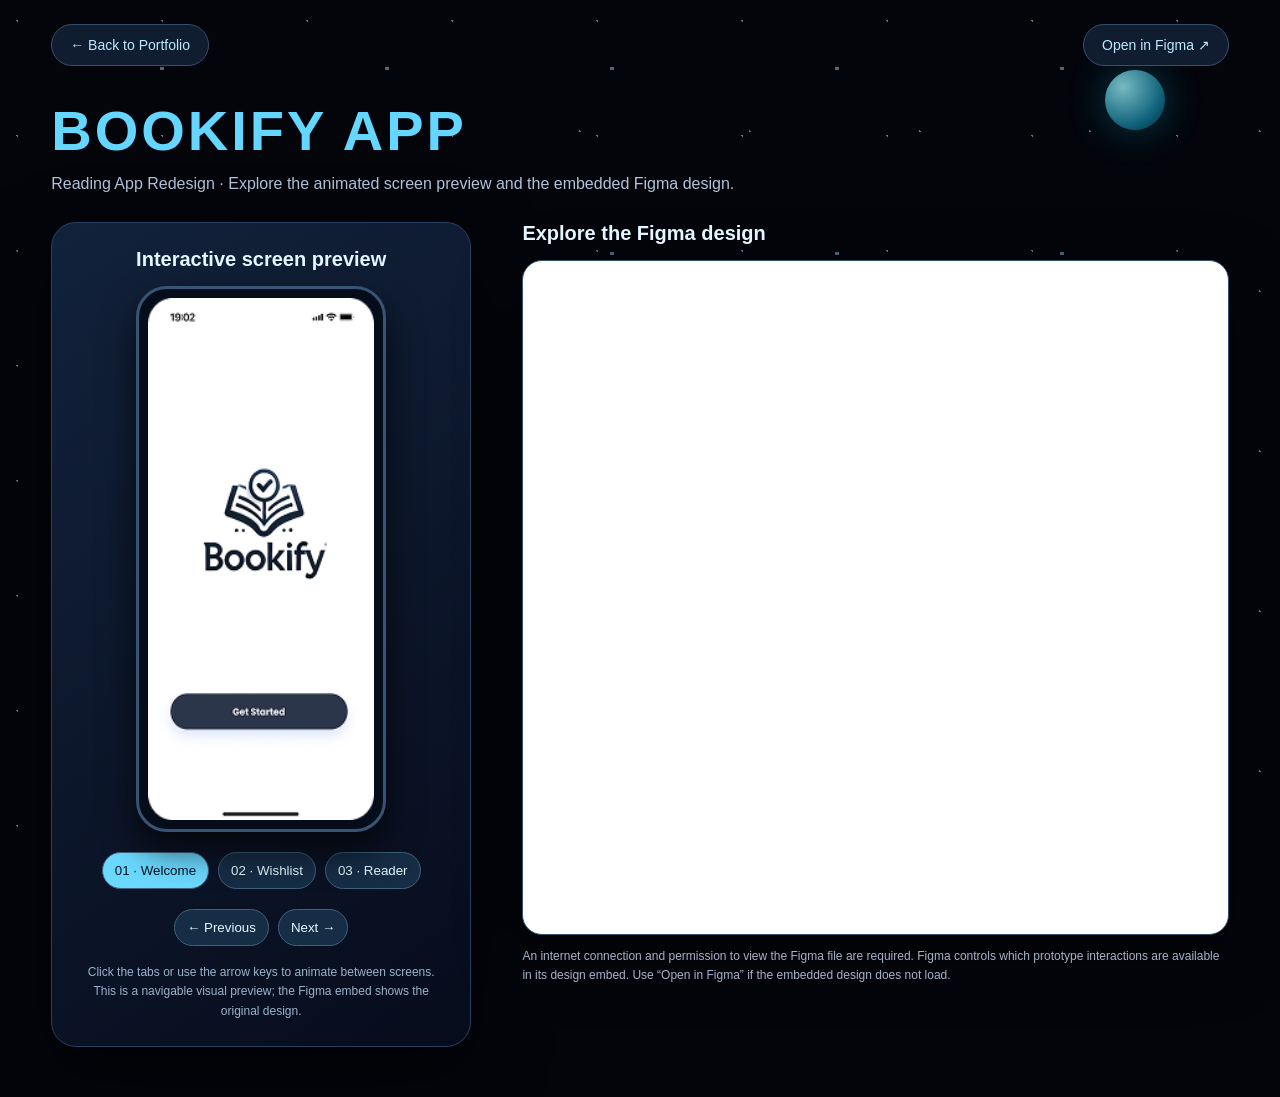
<file: bookify-figma.html>
<!doctype html><html lang="en"><head><meta charset="utf-8"><meta name="viewport" content="width=device-width,initial-scale=1"><title>Bookify — Interactive Reading App | Mazen Gasser</title><style>
*{box-sizing:border-box}body{margin:0;background:#03050b;color:#f4f8ff;font-family:Arial,Helvetica,sans-serif;min-height:100vh;overflow-x:hidden}.stars{position:fixed;inset:0;pointer-events:none;background-image:radial-gradient(1px 1px at 12% 18%,#fff 95%,transparent),radial-gradient(2px 2px at 72% 37%,#b0dfff 95%,transparent),radial-gradient(1px 1px at 41% 82%,#fff 95%,transparent);background-size:145px 115px,225px 185px,170px 160px;opacity:.45;animation:twinkle 9s ease-in-out infinite alternate}@keyframes twinkle{to{opacity:.75;transform:translateY(-8px)}}.shell{position:relative;max-width:1450px;margin:auto;padding:24px clamp(16px,4vw,55px) 50px}.top{display:flex;justify-content:space-between;gap:15px;flex-wrap:wrap}.btn{display:inline-flex;align-items:center;justify-content:center;gap:8px;border:1px solid #35506b;background:#101c30;color:#bceaff;text-decoration:none;border-radius:40px;padding:12px 18px;font-size:14px;cursor:pointer;transition:.2s}.btn:hover,.btn:focus-visible{background:#1b3d5a;transform:translateY(-2px)}h1{font-size:clamp(30px,5vw,56px);letter-spacing:3px;color:#64d6ff;margin:32px 0 8px}.intro{color:#b3c3d8;line-height:1.6;margin:0 0 25px}.layout{display:grid;grid-template-columns:minmax(260px,420px) 1fr;gap:clamp(20px,4vw,65px);align-items:start}.preview{border:1px solid #27415e;border-radius:25px;padding:25px;background:linear-gradient(145deg,#12223b,#070c1c);text-align:center;box-shadow:0 25px 70px #0009}.phone{width:min(100%,250px);aspect-ratio:182/398;margin:auto;background:#060d1a;padding:9px;border:3px solid #385474;border-radius:31px;box-shadow:0 18px 35px #000a;overflow:hidden;position:relative}.phone img{width:100%;height:100%;object-fit:fill;border-radius:21px;display:block;animation:screenIn .35s ease}@keyframes screenIn{from{opacity:.3;transform:translateX(18px)}to{opacity:1;transform:translateX(0)}}.controls{display:flex;justify-content:center;gap:9px;flex-wrap:wrap;margin-top:20px}.controls button{border:1px solid #40617a;border-radius:25px;padding:10px 12px;background:#152d45;color:#e6f8ff;cursor:pointer}.controls button.active{background:#6bd9ff;color:#031322}.hint{color:#9ab3cc;font-size:12px;line-height:1.6;margin:17px 0 0}.figma{border:1px solid #31516e;border-radius:20px;overflow:hidden;background:#fff;height:clamp(520px,75vh,900px);box-shadow:0 20px 60px #0008}.figma iframe{display:block;width:100%;height:100%;border:0}.section-title{font-size:20px;margin:0 0 15px;color:#e4f6ff}.note{font-size:12px;color:#a5b4c8;line-height:1.6}.planet{position:absolute;right:9%;top:70px;width:60px;height:60px;background:radial-gradient(circle at 30% 28%,#a0f8ff,#1582a2 65%,#053350);border-radius:50%;opacity:.75;pointer-events:none;filter:drop-shadow(0 0 20px #1abfe866)}@media(max-width:900px){.layout{grid-template-columns:1fr}.figma{height:75vh;min-height:500px}.preview{max-width:480px;width:100%;margin:auto}.planet{display:none}}
</style></head><body><div class="stars"></div><div class="planet"></div><main class="shell"><nav class="top"><a class="btn" href="index.html#projects">← Back to Portfolio</a><a class="btn" href="https://www.figma.com/design/ZiqYa1dbv9XuR28yJNiEhM/Bookify-App-Design--Community-" target="_blank" rel="noopener noreferrer">Open in Figma ↗</a></nav><h1>BOOKIFY APP</h1><p class="intro">Reading App Redesign · Explore the animated screen preview and the embedded Figma design.</p><div class="layout"><section class="preview"><h2 class="section-title">Interactive screen preview</h2><div class="phone"><img id="screen" src="[data-uri]" alt="Bookify welcome screen"></div><div class="controls"><button class="active" data-screen="0">01 · Welcome</button><button data-screen="1">02 · Wishlist</button><button data-screen="2">03 · Reader</button></div><div class="controls"><button id="prev" aria-label="Previous screen">← Previous</button><button id="next" aria-label="Next screen">Next →</button></div><p class="hint">Click the tabs or use the arrow keys to animate between screens. This is a navigable visual preview; the Figma embed shows the original design.</p></section><section><h2 class="section-title">Explore the Figma design</h2><div class="figma"><iframe title="Bookify App Figma design" src="https://embed.figma.com/design/ZiqYa1dbv9XuR28yJNiEhM/Bookify-App-Design--Community-?embed-host=share" allowfullscreen loading="eager" referrerpolicy="strict-origin-when-cross-origin"></iframe></div><p class="note">An internet connection and permission to view the Figma file are required. Figma controls which prototype interactions are available in its design embed. Use “Open in Figma” if the embedded design does not load.</p></section></div></main><script>
const images=['[data-uri]','[data-uri]','[data-uri]'];const names=['Welcome','Wishlist','Reader'];let active=0;const img=document.getElementById('screen'),tabs=[...document.querySelectorAll('[data-screen]')];function show(n){active=(n+images.length)%images.length;img.style.animation='none';void img.offsetWidth;img.src=images[active];img.alt='Bookify '+names[active]+' screen';img.style.animation='screenIn .35s ease';tabs.forEach((b,i)=>{b.classList.toggle('active',i===active);b.setAttribute('aria-pressed',String(i===active))})}tabs.forEach((b,i)=>b.addEventListener('click',()=>show(i)));document.getElementById('prev').addEventListener('click',()=>show(active-1));document.getElementById('next').addEventListener('click',()=>show(active+1));document.addEventListener('keydown',e=>{if(e.key==='ArrowRight')show(active+1);if(e.key==='ArrowLeft')show(active-1)});
</script></body></html>
</file>
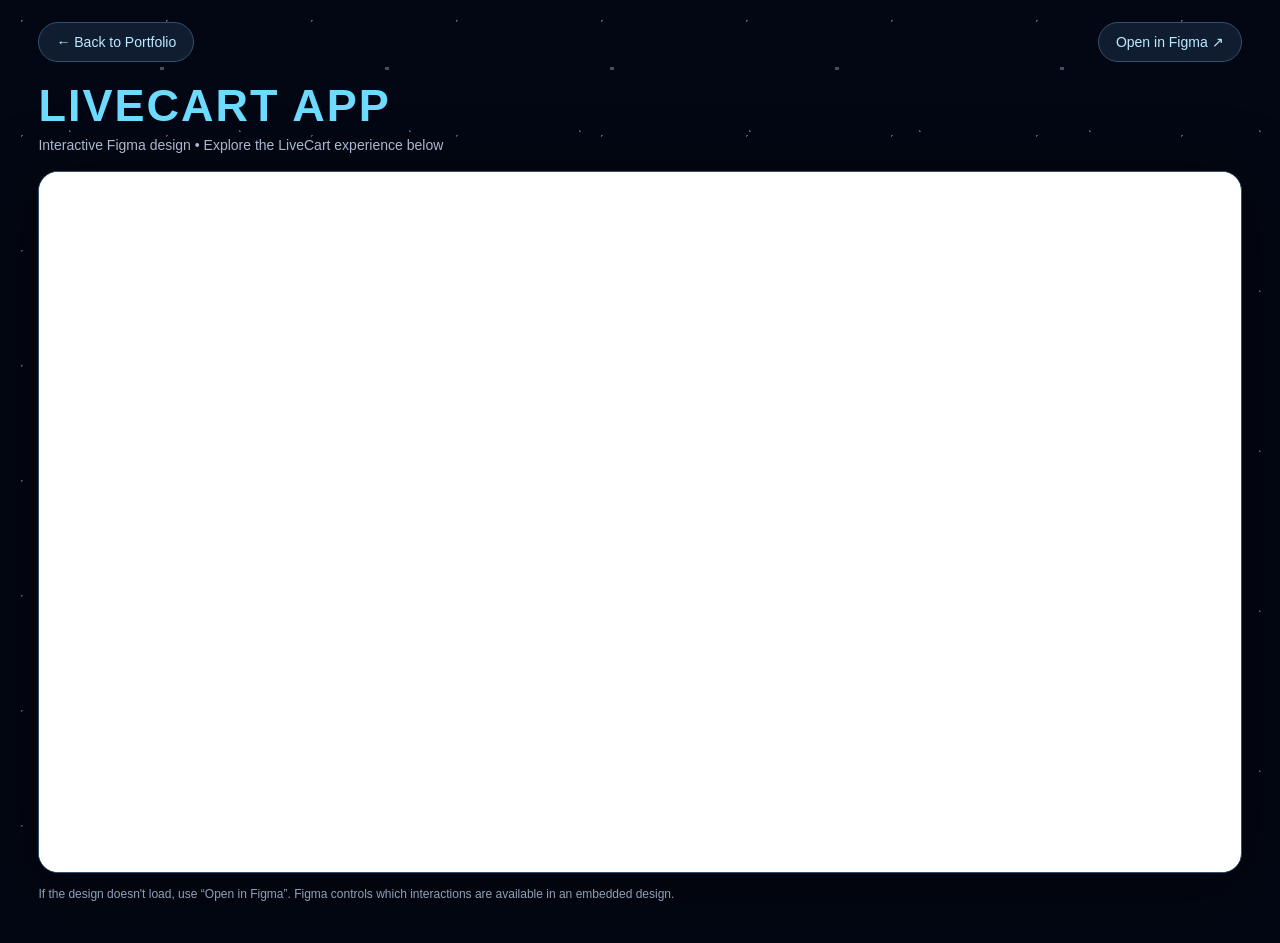
<file: livecart-figma.html>
<!doctype html><html lang="en"><head><meta charset="utf-8"><meta name="viewport" content="width=device-width,initial-scale=1"><title>LiveCart — Interactive Figma Prototype | Mazen Gasser</title><style>
:root{color-scheme:dark}*{box-sizing:border-box}body{margin:0;background:#030713;color:#f1f7ff;font-family:Arial,Helvetica,sans-serif;min-height:100vh}.stars{position:fixed;inset:0;pointer-events:none;background-image:radial-gradient(1px 1px at 15% 18%,#fff 95%,transparent),radial-gradient(2px 2px at 72% 37%,#a4dbff 95%,transparent),radial-gradient(1px 1px at 41% 82%,#fff 95%,transparent);background-size:145px 115px,225px 185px,170px 160px;opacity:.35}.shell{position:relative;max-width:1500px;margin:auto;padding:22px clamp(14px,3vw,45px) 30px}.top{display:flex;align-items:center;justify-content:space-between;gap:15px;flex-wrap:wrap;margin-bottom:18px}.back,.external{display:inline-flex;align-items:center;gap:7px;text-decoration:none;border:1px solid #33516b;background:#101d31;color:#bceaff;border-radius:30px;padding:11px 17px;font-size:14px}.back:hover,.external:hover{background:#183554}.heading{margin:12px 0 5px;font-size:clamp(25px,4vw,45px);letter-spacing:2px;color:#6cdbff}.sub{color:#aab7ce;margin:0 0 18px;font-size:14px}.frame{height:clamp(520px,78vh,1050px);border:1px solid #32516e;border-radius:20px;overflow:hidden;background:#fff;box-shadow:0 10px 65px #0008}.frame iframe{display:block;width:100%;height:100%;border:0}.foot{color:#8fa1b6;font-size:12px;margin-top:14px}@media(max-width:600px){.frame{height:78vh;min-height:460px}.shell{padding-top:15px}}
</style></head><body><div class="stars"></div><main class="shell"><div class="top"><a class="back" href="index.html#projects">← Back to Portfolio</a><a class="external" href="https://www.figma.com/design/32I4q6tEFeHIsBE8zcJ0mP/livecart-app" target="_blank" rel="noopener noreferrer">Open in Figma ↗</a></div><h1 class="heading">LIVECART APP</h1><p class="sub">Interactive Figma design • Explore the LiveCart experience below</p><div class="frame"><iframe title="LiveCart interactive Figma design" src="https://embed.figma.com/design/32I4q6tEFeHIsBE8zcJ0mP/livecart-app?embed-host=share" allowfullscreen loading="eager" referrerpolicy="strict-origin-when-cross-origin"></iframe></div><p class="foot">If the design doesn't load, use “Open in Figma”. Figma controls which interactions are available in an embedded design.</p></main></body></html>
</file>
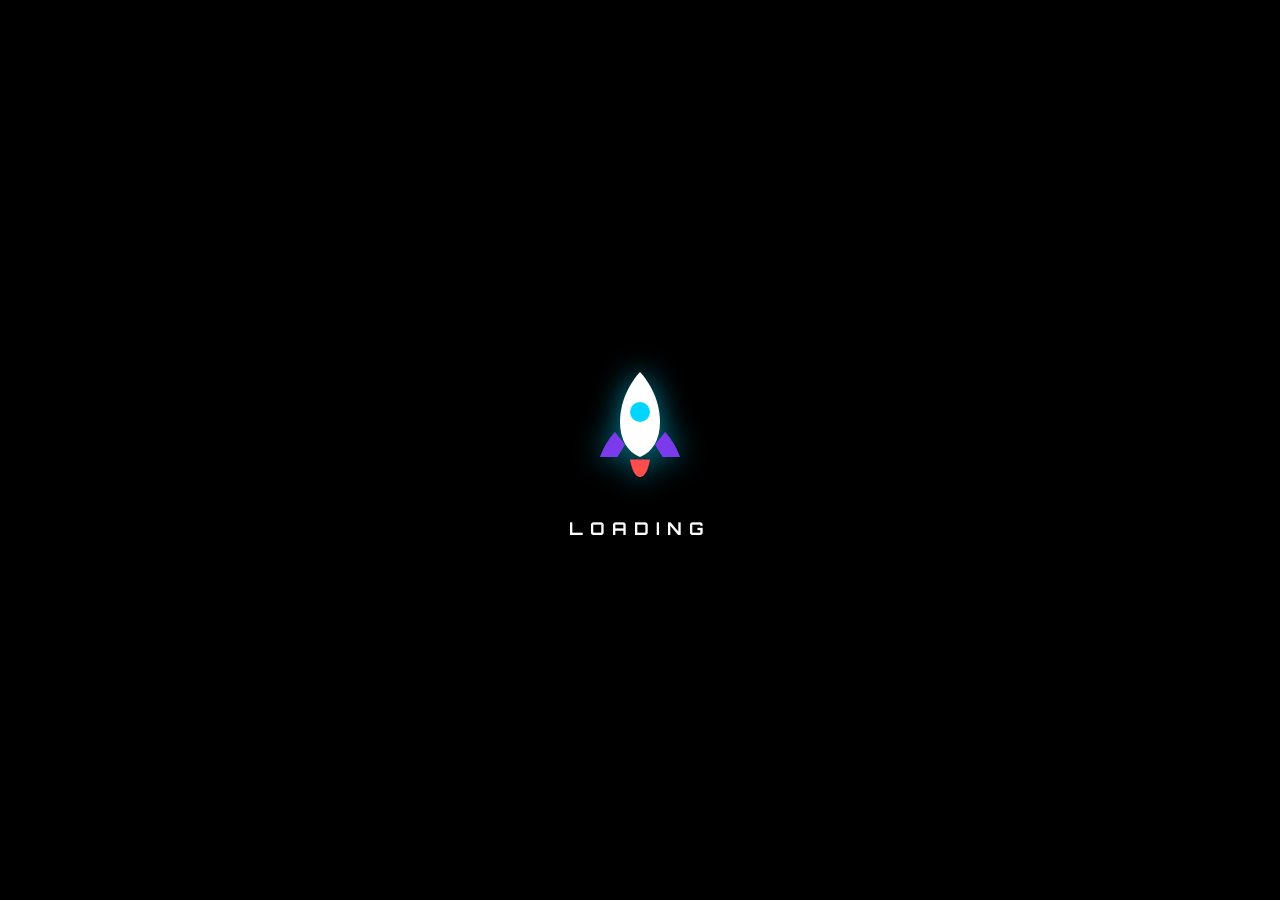
<file: loading.html>
<!DOCTYPE html>
<html lang="en">
<head>
    <meta charset="UTF-8">
    <meta name="viewport" content="width=device-width, initial-scale=1.0">
    <title>Space Preloader</title>
    <link rel="preconnect" href="https://fonts.googleapis.com">
    <link rel="preconnect" href="https://fonts.gstatic.com" crossorigin>
    <link href="https://fonts.googleapis.com/css2?family=Orbitron:wght@700&display=swap" rel="stylesheet">
    
    <style>
        /* ===== Global Reset ===== */
        * {
            margin: 0;
            padding: 0;
            box-sizing: border-box;
        }

        body {
            background-color: #000000;
            overflow: hidden;
            height: 100vh;
            width: 100vw;
        }

        /* ===== Self-Rotating Rocket Preloader Screen ===== */
        #space-preloader {
            position: fixed;
            top: 0;
            left: 0;
            width: 100vw;
            height: 100vh;
            background-color: #000000;
            z-index: 99999;
            display: flex;
            justify-content: center;
            align-items: center;
            transition: opacity 0.6s cubic-bezier(0.25, 1, 0.5, 1), visibility 0.6s;
        }

        .preloader-content {
            display: flex;
            flex-direction: column;
            align-items: center;
            gap: 35px;
        }

        /* Rocket Self-Spin Framework Box */
        .rocket-wrapper {
            width: 120px;
            height: 120px;
            display: flex;
            justify-content: center;
            align-items: center;
            position: relative;
        }

        /* The SVG Rocket Structure */
        .self-rotating-rocket {
            width: 100%;
            height: 100%;
            filter: drop-shadow(0 0 15px rgba(0, 212, 255, 0.6));
            transform-origin: center center;
            animation: spinAroundItself 2.5s cubic-bezier(0.4, 0, 0.2, 1) infinite;
        }

        /* Micro-animation for the Engine Thrust */
        .rocket-flame {
            animation: enginePulse 0.1s ease-in-out infinite alternate;
            transform-origin: center top;
        }

        /* ===== Animation Keyframes ===== */
        @keyframes spinAroundItself {
            0% {
                transform: rotate(0deg);
            }
            100% {
                transform: rotate(360deg);
            }
        }

        @keyframes enginePulse {
            0% {
                transform: scaleY(0.85);
                opacity: 0.8;
            }
            100% {
                transform: scaleY(1.15);
                opacity: 1;
                filter: drop-shadow(0 0 4px #ff4d4d);
            }
        }

        /* Typography Glowing Waves */
        .loading-text {
            font-family: 'Orbitron', sans-serif;
            font-size: 1.1rem;
            font-weight: 700;
            letter-spacing: 7px;
            color: #ffffff;
            display: flex;
            user-select: none;
        }

        .loading-text span {
            animation: waveGlow 1.4s ease-in-out infinite;
        }

        /* Sequential Stagger Delays for Letter Steps */
        .loading-text span:nth-child(1) { animation-delay: 0.0s; }
        .loading-text span:nth-child(2) { animation-delay: 0.1s; }
        .loading-text span:nth-child(3) { animation-delay: 0.2s; }
        .loading-text span:nth-child(4) { animation-delay: 0.3s; }
        .loading-text span:nth-child(5) { animation-delay: 0.4s; }
        .loading-text span:nth-child(6) { animation-delay: 0.5s; }
        .loading-text span:nth-child(7) { animation-delay: 0.6s; }

        @keyframes waveGlow {
            0%, 100% { 
                color: rgba(255, 255, 255, 0.3); 
                text-shadow: none; 
            }
            50% { 
                color: #00d4ff; 
                text-shadow: 0 0 10px #00d4ff, 0 0 20px rgba(0, 212, 255, 0.4); 
            }
        }

        /* Fade-out Exit State Utility Class */
        .preloader-hidden {
            opacity: 0;
            visibility: hidden;
            pointer-events: none;
        }
    </style>
</head>
<body>

    <div id="space-preloader">
        <div class="preloader-content">
            <div class="rocket-wrapper">
                <svg class="self-rotating-rocket" viewBox="0 0 24 24" fill="none" xmlns="http://www.w3.org/2000/svg">
                    <path d="M17 14C19 16 20 19 20 19H16.5L15 16.5L17 14Z" fill="#7c3aed" />
                    <path d="M7 14C5 16 4 19 4 19H7.5L9 16.5L7 14Z" fill="#7c3aed" />
                    <path d="M12 2C12 2 16 6 16 12C16 15.5 14.5 18 12 19C9.5 18 8 15.5 8 12C8 6 12 2 12 2Z" fill="#ffffff" />
                    <circle cx="12" cy="10" r="2" fill="#00d4ff" />
                    <path class="rocket-flame" d="M10 19.5C10 19.5 10.5 23 12 23C13.5 23 14 19.5 14 19.5H10Z" fill="#ff4d4d" />
                </svg>
            </div>
            
            <div class="loading-text">
                <span>L</span><span>O</span><span>A</span><span>D</span><span>I</span><span>N</span><span>G</span>
            </div>
        </div>
    </div>

    <script>
        // Smoothly hide preloader system when total visual components render
        window.addEventListener('load', () => {
            const preloader = document.getElementById('space-preloader');
            if (preloader) {
                setTimeout(() => {
                    preloader.classList.add('preloader-hidden');
                    const target=sessionStorage.getItem('loader_target_url') || 'index.html';
                    sessionStorage.removeItem('loader_target_url');
                    setTimeout(()=>window.location.replace(target),450);
                }, 1500); // 1.5 second display run-time safety buffer
            }
        });
    </script>
</body>
</html>
</file>
